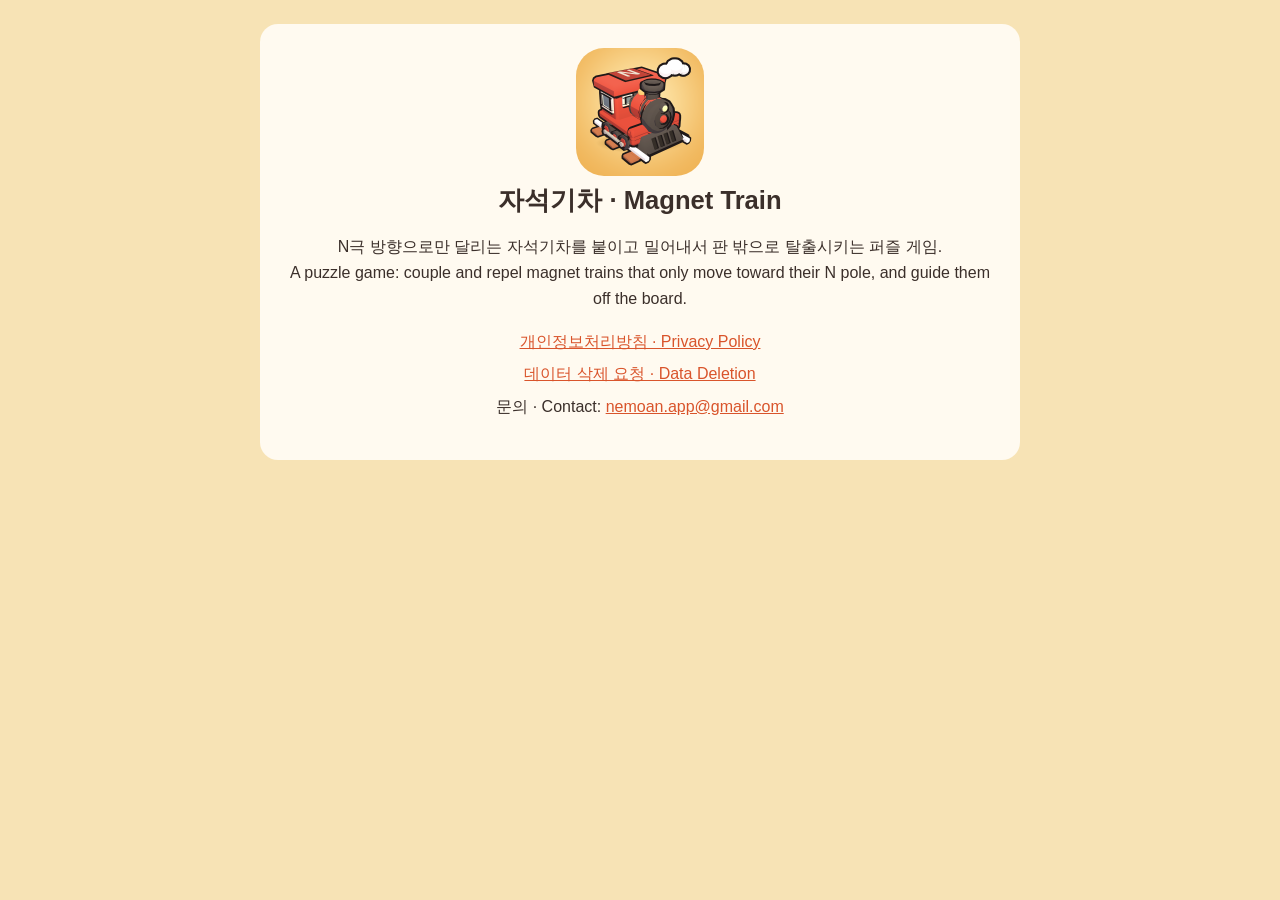
<file: index.html>
<!doctype html>
<html lang="ko">
<head>
<meta charset="utf-8">
<meta name="viewport" content="width=device-width, initial-scale=1">
<title>BLCEAN Games</title>
<link rel="stylesheet" href="style.css">
</head>
<body>
<main>
<section class="hero">
<img src="magnet-train/icon.png" alt="자석기차 아이콘">
<h1>자석기차 · Magnet Train</h1>
<p>N극 방향으로만 달리는 자석기차를 붙이고 밀어내서 판 밖으로 탈출시키는 퍼즐 게임.<br>
<span lang="en">A puzzle game: couple and repel magnet trains that only move toward their N pole, and guide them off the board.</span></p>
</section>
<ul class="links">
<li><a href="magnet-train/privacy.html">개인정보처리방침 · Privacy Policy</a></li>
<li><a href="magnet-train/delete-data.html">데이터 삭제 요청 · Data Deletion</a></li>
<li>문의 · Contact: <a href="mailto:nemoan.app@gmail.com">nemoan.app@gmail.com</a></li>
</ul>
</main>
</body>
</html>
</file>
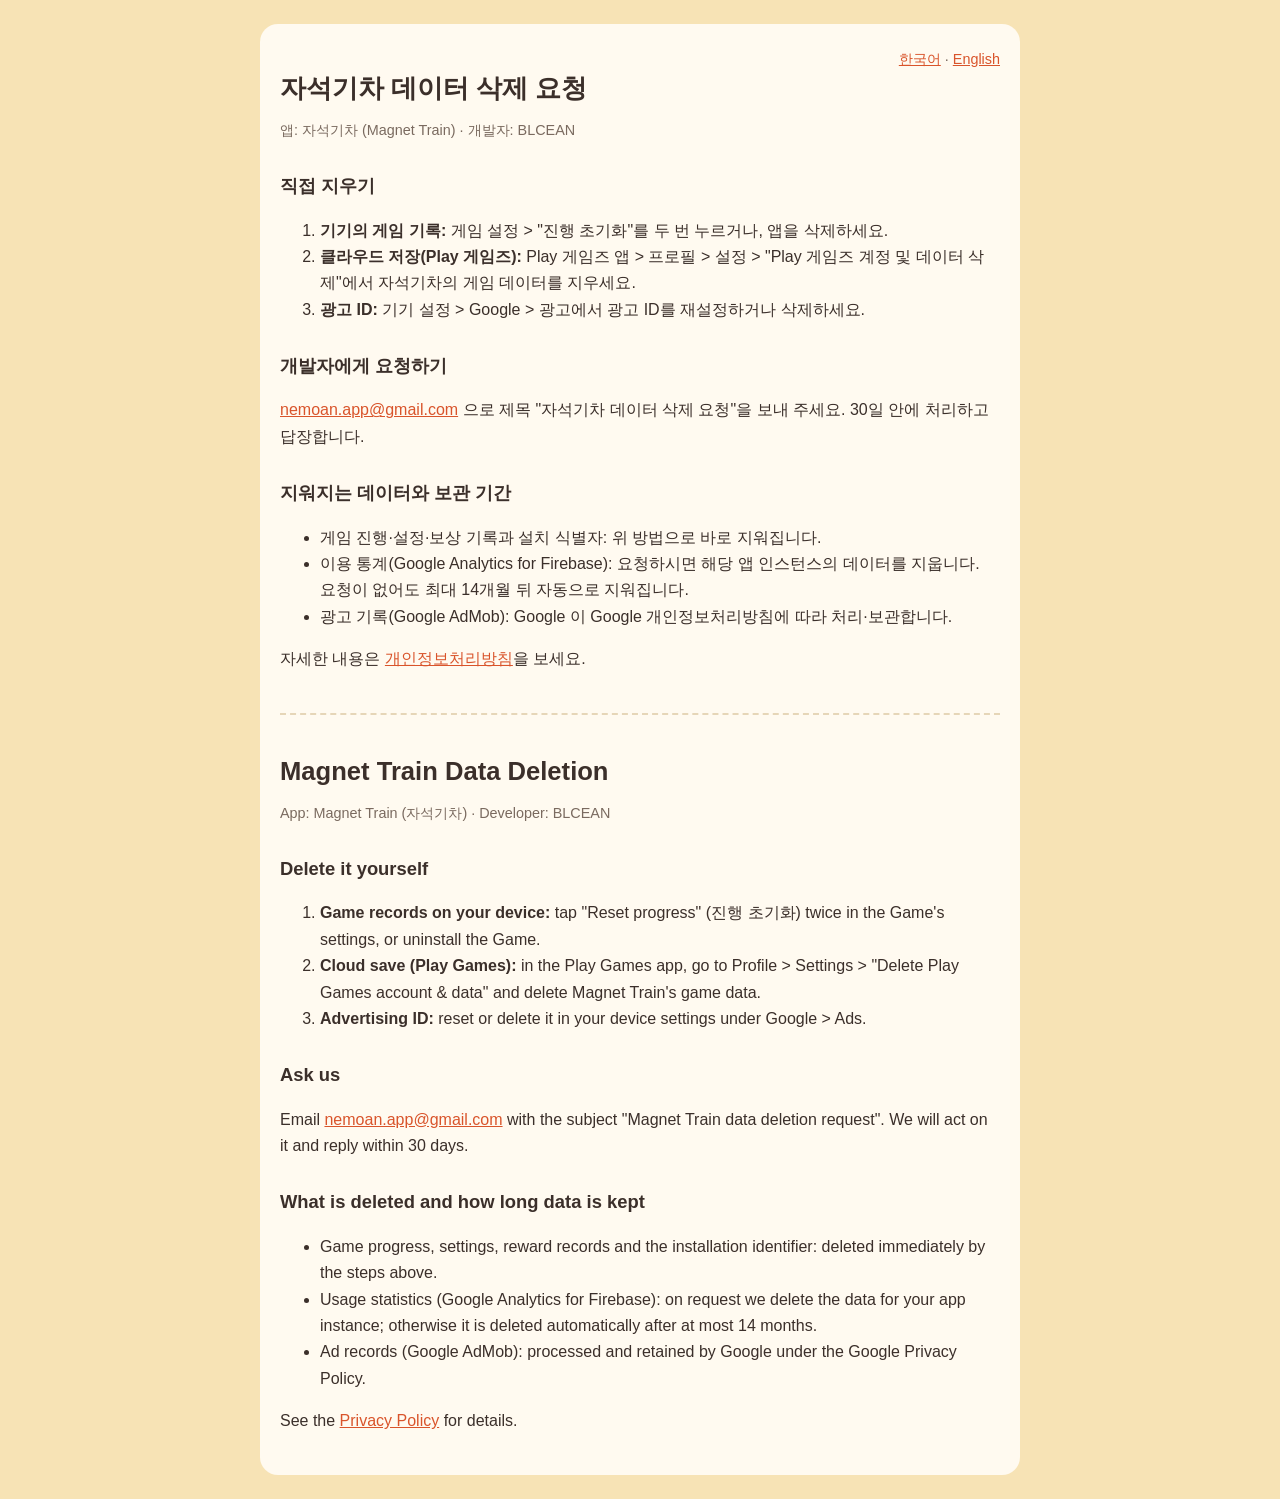
<file: magnet-train/delete-data.html>
<!doctype html>
<html lang="ko">
<head>
<meta charset="utf-8">
<meta name="viewport" content="width=device-width, initial-scale=1">
<title>자석기차 데이터 삭제 · Magnet Train Data Deletion</title>
<link rel="stylesheet" href="../style.css">
</head>
<body>
<main>
<p class="lang"><a href="#ko">한국어</a> · <a href="#en">English</a></p>

<article id="ko">
<h1>자석기차 데이터 삭제 요청</h1>
<p class="meta">앱: 자석기차 (Magnet Train) · 개발자: BLCEAN</p>

<h2>직접 지우기</h2>
<ol>
<li><strong>기기의 게임 기록:</strong> 게임 설정 &gt; "진행 초기화"를 두 번 누르거나, 앱을 삭제하세요.</li>
<li><strong>클라우드 저장(Play 게임즈):</strong> Play 게임즈 앱 &gt; 프로필 &gt; 설정 &gt; "Play 게임즈 계정 및 데이터 삭제"에서 자석기차의 게임 데이터를 지우세요.</li>
<li><strong>광고 ID:</strong> 기기 설정 &gt; Google &gt; 광고에서 광고 ID를 재설정하거나 삭제하세요.</li>
</ol>

<h2>개발자에게 요청하기</h2>
<p><a href="mailto:nemoan.app@gmail.com?subject=%EC%9E%90%EC%84%9D%EA%B8%B0%EC%B0%A8%20%EB%8D%B0%EC%9D%B4%ED%84%B0%20%EC%82%AD%EC%A0%9C%20%EC%9A%94%EC%B2%AD">nemoan.app@gmail.com</a> 으로 제목 "자석기차 데이터 삭제 요청"을 보내 주세요. 30일 안에 처리하고 답장합니다.</p>

<h2>지워지는 데이터와 보관 기간</h2>
<ul>
<li>게임 진행·설정·보상 기록과 설치 식별자: 위 방법으로 바로 지워집니다.</li>
<li>이용 통계(Google Analytics for Firebase): 요청하시면 해당 앱 인스턴스의 데이터를 지웁니다. 요청이 없어도 최대 14개월 뒤 자동으로 지워집니다.</li>
<li>광고 기록(Google AdMob): Google 이 Google 개인정보처리방침에 따라 처리·보관합니다.</li>
</ul>
<p>자세한 내용은 <a href="privacy.html">개인정보처리방침</a>을 보세요.</p>
</article>

<hr>

<article id="en" lang="en">
<h1>Magnet Train Data Deletion</h1>
<p class="meta">App: Magnet Train (자석기차) · Developer: BLCEAN</p>

<h2>Delete it yourself</h2>
<ol>
<li><strong>Game records on your device:</strong> tap "Reset progress" (진행 초기화) twice in the Game's settings, or uninstall the Game.</li>
<li><strong>Cloud save (Play Games):</strong> in the Play Games app, go to Profile &gt; Settings &gt; "Delete Play Games account &amp; data" and delete Magnet Train's game data.</li>
<li><strong>Advertising ID:</strong> reset or delete it in your device settings under Google &gt; Ads.</li>
</ol>

<h2>Ask us</h2>
<p>Email <a href="mailto:nemoan.app@gmail.com?subject=Magnet%20Train%20data%20deletion%20request">nemoan.app@gmail.com</a> with the subject "Magnet Train data deletion request". We will act on it and reply within 30 days.</p>

<h2>What is deleted and how long data is kept</h2>
<ul>
<li>Game progress, settings, reward records and the installation identifier: deleted immediately by the steps above.</li>
<li>Usage statistics (Google Analytics for Firebase): on request we delete the data for your app instance; otherwise it is deleted automatically after at most 14 months.</li>
<li>Ad records (Google AdMob): processed and retained by Google under the Google Privacy Policy.</li>
</ul>
<p>See the <a href="privacy.html">Privacy Policy</a> for details.</p>
</article>
</main>
</body>
</html>
</file>
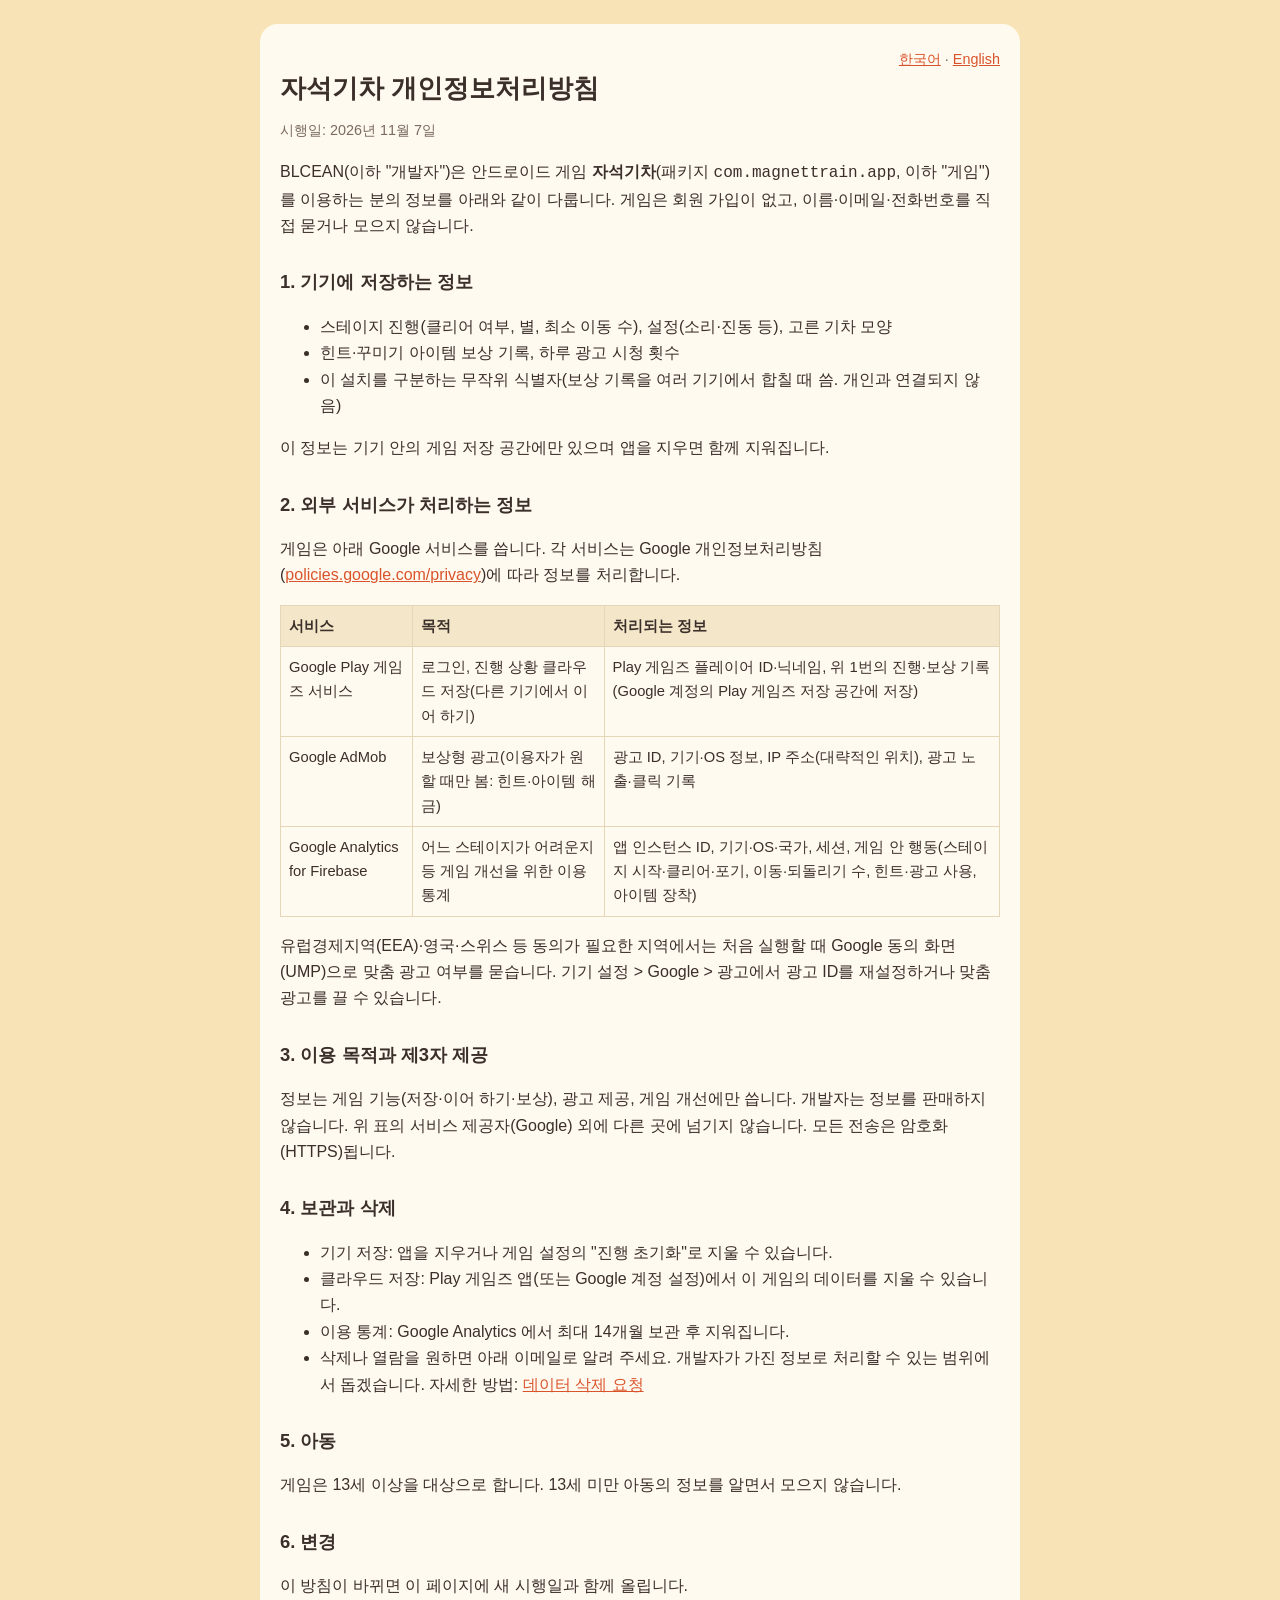
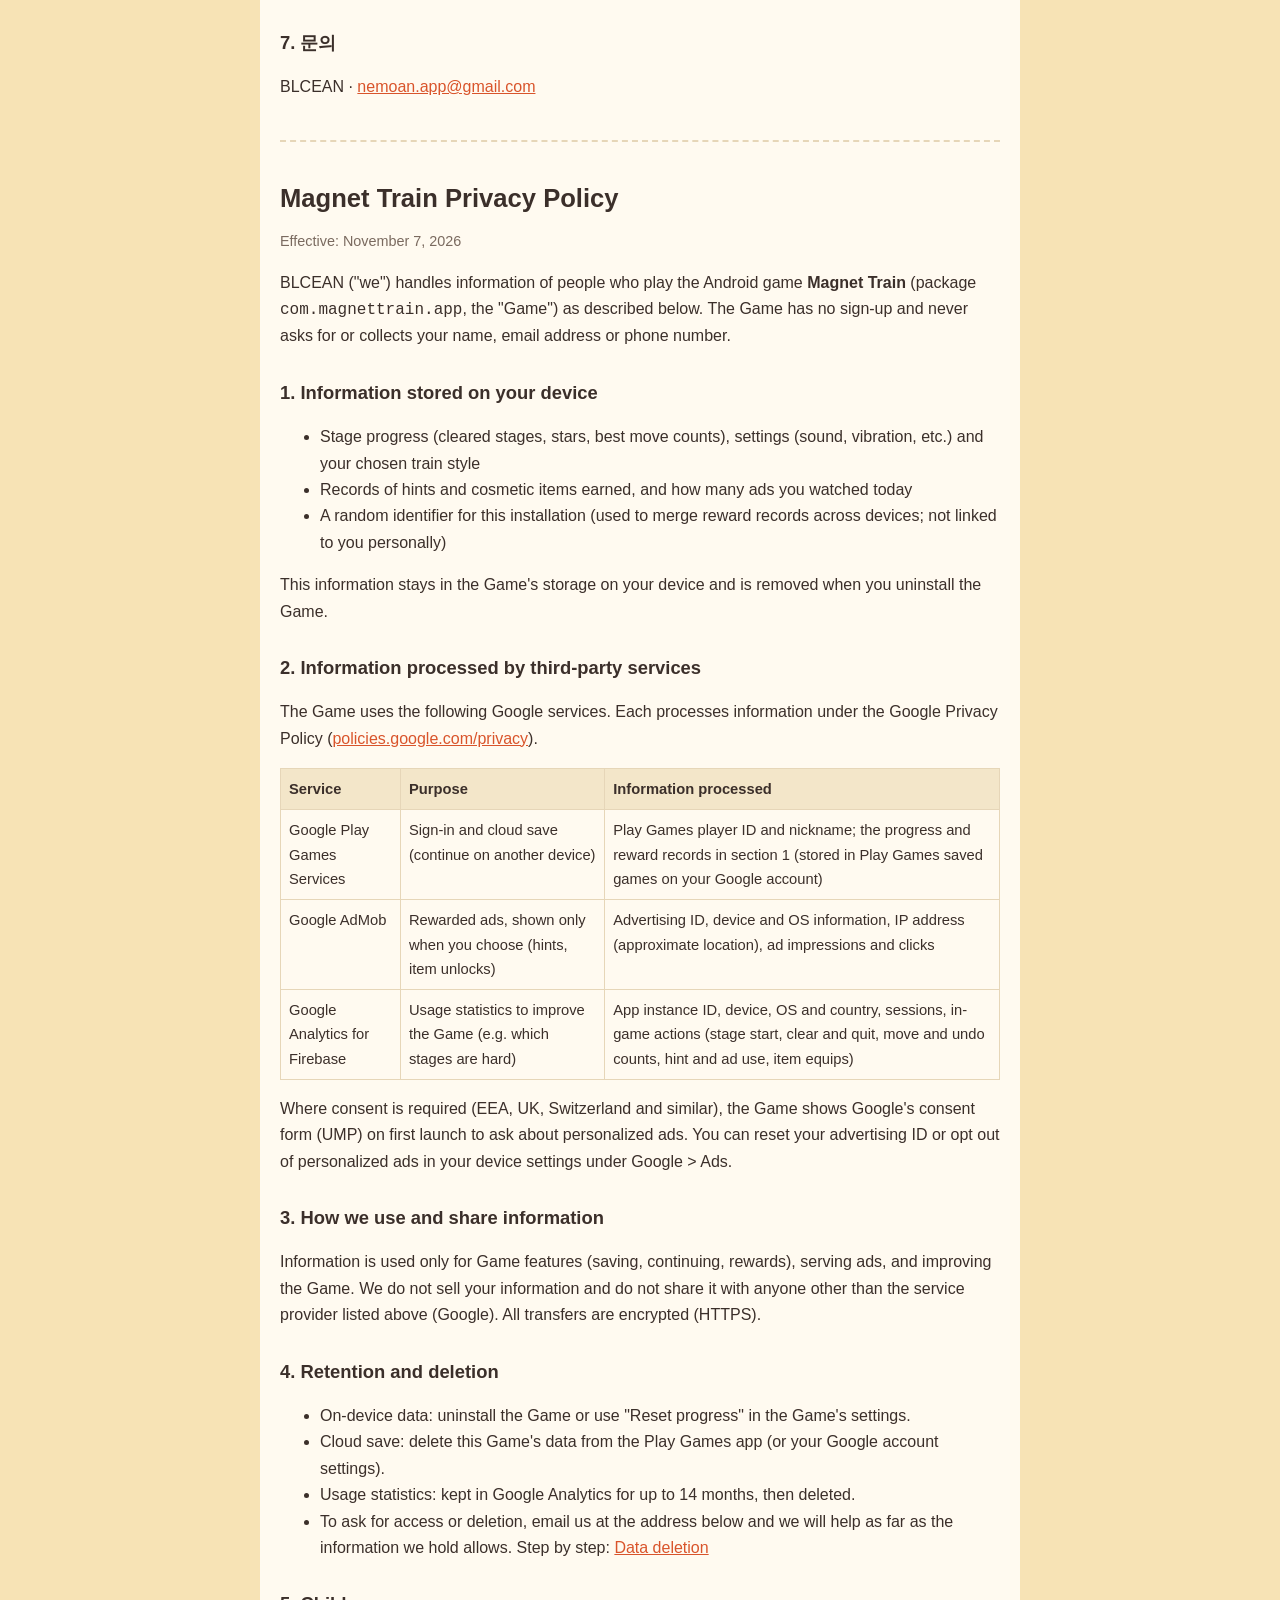
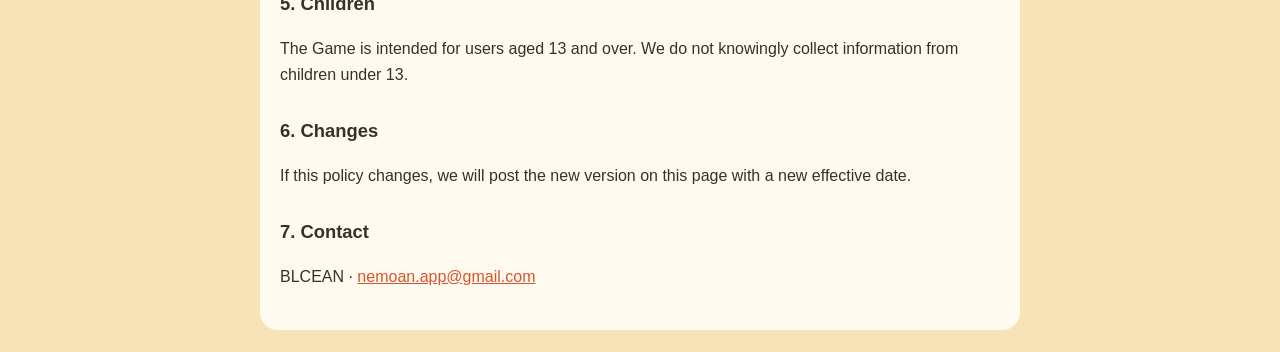
<file: magnet-train/privacy.html>
<!doctype html>
<html lang="ko">
<head>
<meta charset="utf-8">
<meta name="viewport" content="width=device-width, initial-scale=1">
<title>자석기차 개인정보처리방침 · Magnet Train Privacy Policy</title>
<link rel="stylesheet" href="../style.css">
</head>
<body>
<main>
<p class="lang"><a href="#ko">한국어</a> · <a href="#en">English</a></p>

<article id="ko">
<h1>자석기차 개인정보처리방침</h1>
<p class="meta">시행일: 2026년 11월 7일</p>

<p>BLCEAN(이하 "개발자")은 안드로이드 게임 <strong>자석기차</strong>(패키지 <code>com.magnettrain.app</code>, 이하 "게임")를 이용하는 분의 정보를 아래와 같이 다룹니다. 게임은 회원 가입이 없고, 이름·이메일·전화번호를 직접 묻거나 모으지 않습니다.</p>

<h2>1. 기기에 저장하는 정보</h2>
<ul>
<li>스테이지 진행(클리어 여부, 별, 최소 이동 수), 설정(소리·진동 등), 고른 기차 모양</li>
<li>힌트·꾸미기 아이템 보상 기록, 하루 광고 시청 횟수</li>
<li>이 설치를 구분하는 무작위 식별자(보상 기록을 여러 기기에서 합칠 때 씀. 개인과 연결되지 않음)</li>
</ul>
<p>이 정보는 기기 안의 게임 저장 공간에만 있으며 앱을 지우면 함께 지워집니다.</p>

<h2>2. 외부 서비스가 처리하는 정보</h2>
<p>게임은 아래 Google 서비스를 씁니다. 각 서비스는 Google 개인정보처리방침(<a href="https://policies.google.com/privacy">policies.google.com/privacy</a>)에 따라 정보를 처리합니다.</p>
<table>
<tr><th>서비스</th><th>목적</th><th>처리되는 정보</th></tr>
<tr><td>Google Play 게임즈 서비스</td><td>로그인, 진행 상황 클라우드 저장(다른 기기에서 이어 하기)</td><td>Play 게임즈 플레이어 ID·닉네임, 위 1번의 진행·보상 기록(Google 계정의 Play 게임즈 저장 공간에 저장)</td></tr>
<tr><td>Google AdMob</td><td>보상형 광고(이용자가 원할 때만 봄: 힌트·아이템 해금)</td><td>광고 ID, 기기·OS 정보, IP 주소(대략적인 위치), 광고 노출·클릭 기록</td></tr>
<tr><td>Google Analytics for Firebase</td><td>어느 스테이지가 어려운지 등 게임 개선을 위한 이용 통계</td><td>앱 인스턴스 ID, 기기·OS·국가, 세션, 게임 안 행동(스테이지 시작·클리어·포기, 이동·되돌리기 수, 힌트·광고 사용, 아이템 장착)</td></tr>
</table>
<p>유럽경제지역(EEA)·영국·스위스 등 동의가 필요한 지역에서는 처음 실행할 때 Google 동의 화면(UMP)으로 맞춤 광고 여부를 묻습니다. 기기 설정 &gt; Google &gt; 광고에서 광고 ID를 재설정하거나 맞춤 광고를 끌 수 있습니다.</p>

<h2>3. 이용 목적과 제3자 제공</h2>
<p>정보는 게임 기능(저장·이어 하기·보상), 광고 제공, 게임 개선에만 씁니다. 개발자는 정보를 판매하지 않습니다. 위 표의 서비스 제공자(Google) 외에 다른 곳에 넘기지 않습니다. 모든 전송은 암호화(HTTPS)됩니다.</p>

<h2>4. 보관과 삭제</h2>
<ul>
<li>기기 저장: 앱을 지우거나 게임 설정의 "진행 초기화"로 지울 수 있습니다.</li>
<li>클라우드 저장: Play 게임즈 앱(또는 Google 계정 설정)에서 이 게임의 데이터를 지울 수 있습니다.</li>
<li>이용 통계: Google Analytics 에서 최대 14개월 보관 후 지워집니다.</li>
<li>삭제나 열람을 원하면 아래 이메일로 알려 주세요. 개발자가 가진 정보로 처리할 수 있는 범위에서 돕겠습니다. 자세한 방법: <a href="delete-data.html">데이터 삭제 요청</a></li>
</ul>

<h2>5. 아동</h2>
<p>게임은 13세 이상을 대상으로 합니다. 13세 미만 아동의 정보를 알면서 모으지 않습니다.</p>

<h2>6. 변경</h2>
<p>이 방침이 바뀌면 이 페이지에 새 시행일과 함께 올립니다.</p>

<h2>7. 문의</h2>
<p>BLCEAN · <a href="mailto:nemoan.app@gmail.com">nemoan.app@gmail.com</a></p>
</article>

<hr>

<article id="en" lang="en">
<h1>Magnet Train Privacy Policy</h1>
<p class="meta">Effective: November 7, 2026</p>

<p>BLCEAN ("we") handles information of people who play the Android game <strong>Magnet Train</strong> (package <code>com.magnettrain.app</code>, the "Game") as described below. The Game has no sign-up and never asks for or collects your name, email address or phone number.</p>

<h2>1. Information stored on your device</h2>
<ul>
<li>Stage progress (cleared stages, stars, best move counts), settings (sound, vibration, etc.) and your chosen train style</li>
<li>Records of hints and cosmetic items earned, and how many ads you watched today</li>
<li>A random identifier for this installation (used to merge reward records across devices; not linked to you personally)</li>
</ul>
<p>This information stays in the Game's storage on your device and is removed when you uninstall the Game.</p>

<h2>2. Information processed by third-party services</h2>
<p>The Game uses the following Google services. Each processes information under the Google Privacy Policy (<a href="https://policies.google.com/privacy">policies.google.com/privacy</a>).</p>
<table>
<tr><th>Service</th><th>Purpose</th><th>Information processed</th></tr>
<tr><td>Google Play Games Services</td><td>Sign-in and cloud save (continue on another device)</td><td>Play Games player ID and nickname; the progress and reward records in section 1 (stored in Play Games saved games on your Google account)</td></tr>
<tr><td>Google AdMob</td><td>Rewarded ads, shown only when you choose (hints, item unlocks)</td><td>Advertising ID, device and OS information, IP address (approximate location), ad impressions and clicks</td></tr>
<tr><td>Google Analytics for Firebase</td><td>Usage statistics to improve the Game (e.g. which stages are hard)</td><td>App instance ID, device, OS and country, sessions, in-game actions (stage start, clear and quit, move and undo counts, hint and ad use, item equips)</td></tr>
</table>
<p>Where consent is required (EEA, UK, Switzerland and similar), the Game shows Google's consent form (UMP) on first launch to ask about personalized ads. You can reset your advertising ID or opt out of personalized ads in your device settings under Google &gt; Ads.</p>

<h2>3. How we use and share information</h2>
<p>Information is used only for Game features (saving, continuing, rewards), serving ads, and improving the Game. We do not sell your information and do not share it with anyone other than the service provider listed above (Google). All transfers are encrypted (HTTPS).</p>

<h2>4. Retention and deletion</h2>
<ul>
<li>On-device data: uninstall the Game or use "Reset progress" in the Game's settings.</li>
<li>Cloud save: delete this Game's data from the Play Games app (or your Google account settings).</li>
<li>Usage statistics: kept in Google Analytics for up to 14 months, then deleted.</li>
<li>To ask for access or deletion, email us at the address below and we will help as far as the information we hold allows. Step by step: <a href="delete-data.html">Data deletion</a></li>
</ul>

<h2>5. Children</h2>
<p>The Game is intended for users aged 13 and over. We do not knowingly collect information from children under 13.</p>

<h2>6. Changes</h2>
<p>If this policy changes, we will post the new version on this page with a new effective date.</p>

<h2>7. Contact</h2>
<p>BLCEAN · <a href="mailto:nemoan.app@gmail.com">nemoan.app@gmail.com</a></p>
</article>
</main>
</body>
</html>
</file>
<file: style.css>
:root { --bg: #f7e3b5; --card: #fffaf0; --ink: #3b2f2a; --muted: #7a6a5f; --accent: #d9542b; }
* { box-sizing: border-box; }
body { margin: 0; background: var(--bg); color: var(--ink); font: 16px/1.65 -apple-system, "Segoe UI", "Apple SD Gothic Neo", "Malgun Gothic", sans-serif; }
main { max-width: 760px; margin: 24px auto; padding: 24px 20px; background: var(--card); border-radius: 18px; }
h1 { font-size: 1.6rem; line-height: 1.3; margin: 0 0 4px; }
h2 { font-size: 1.15rem; margin: 28px 0 8px; }
a { color: var(--accent); }
.meta, .lang { color: var(--muted); font-size: .9rem; }
.lang { text-align: right; margin: 0; }
table { width: 100%; border-collapse: collapse; font-size: .92rem; display: block; overflow-x: auto; }
th, td { border: 1px solid #e6d6b8; padding: 8px; text-align: left; vertical-align: top; }
th { background: #f3e6c9; }
hr { border: 0; border-top: 2px dashed #e6d6b8; margin: 40px 0; }
.hero { text-align: center; }
.hero img { width: 128px; height: 128px; border-radius: 28px; }
ul.links { list-style: none; padding: 0; text-align: center; }
ul.links li { margin: 6px 0; }
</file>
